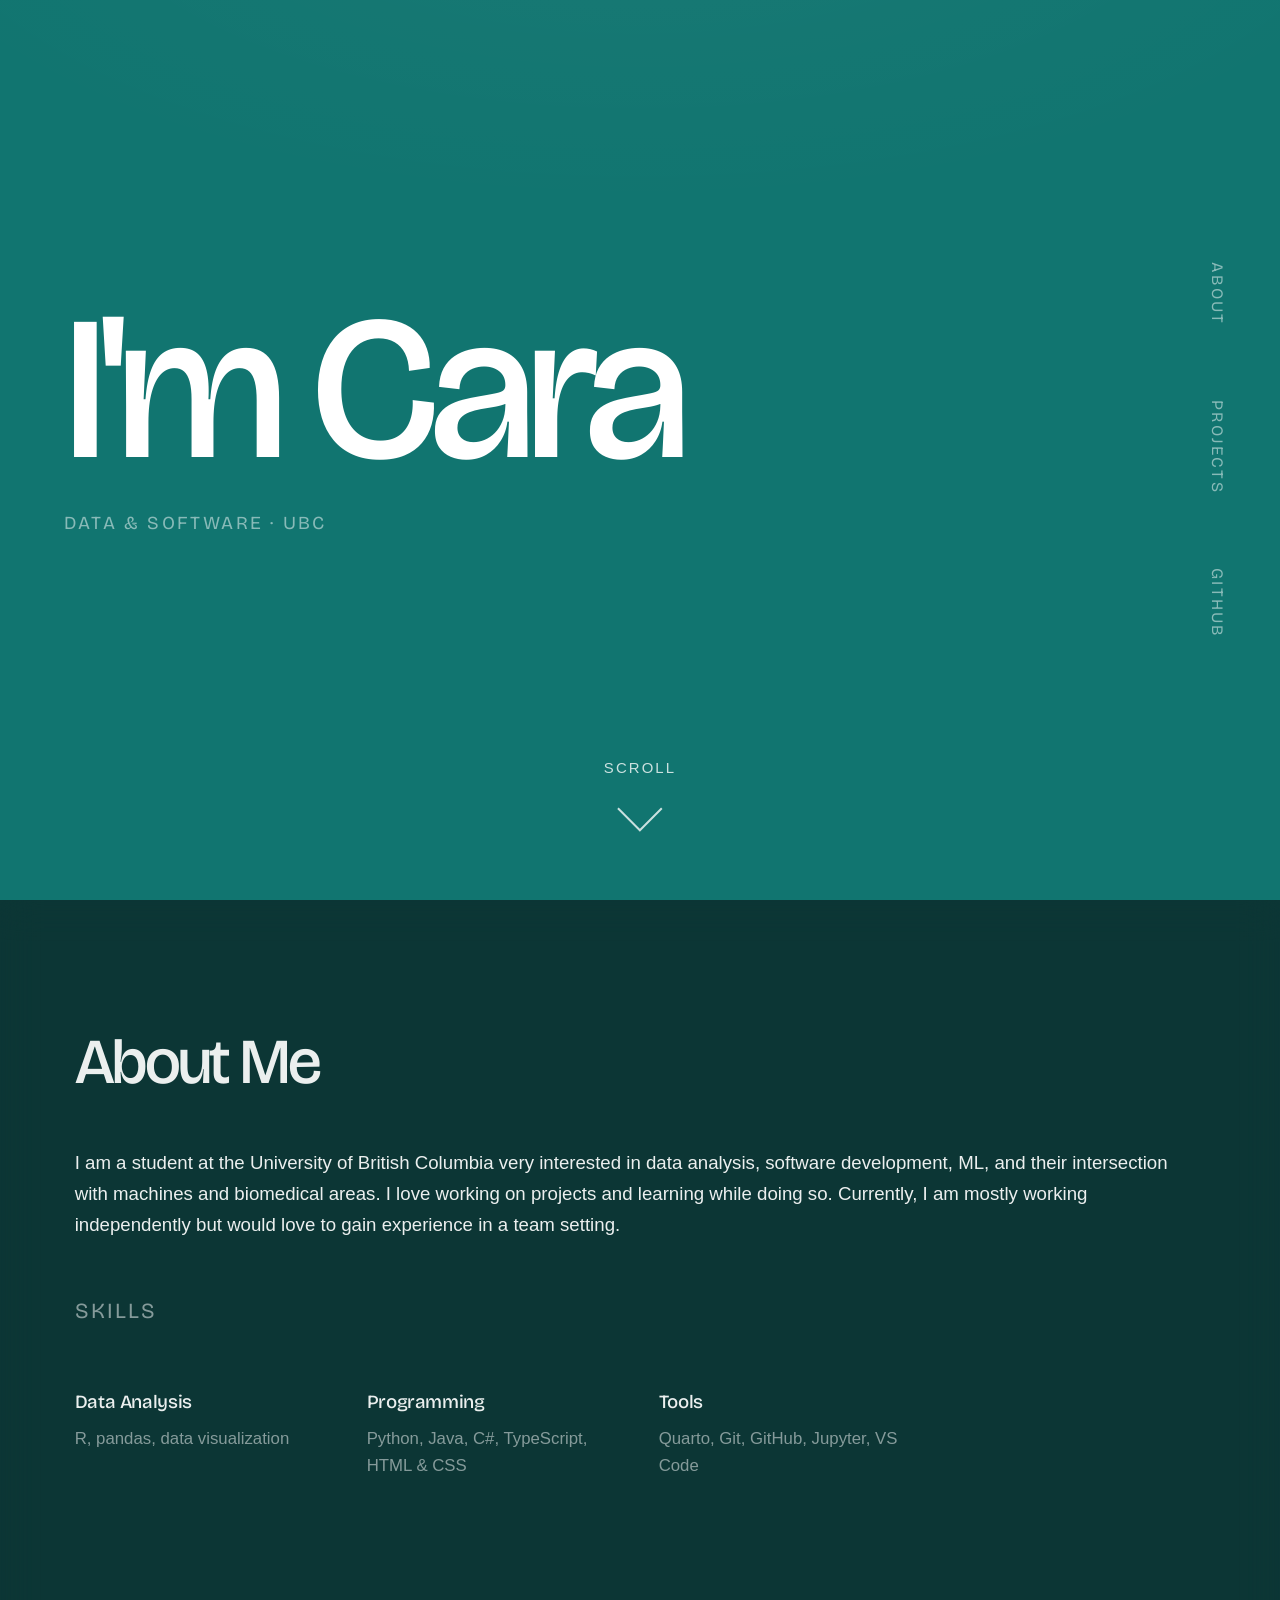
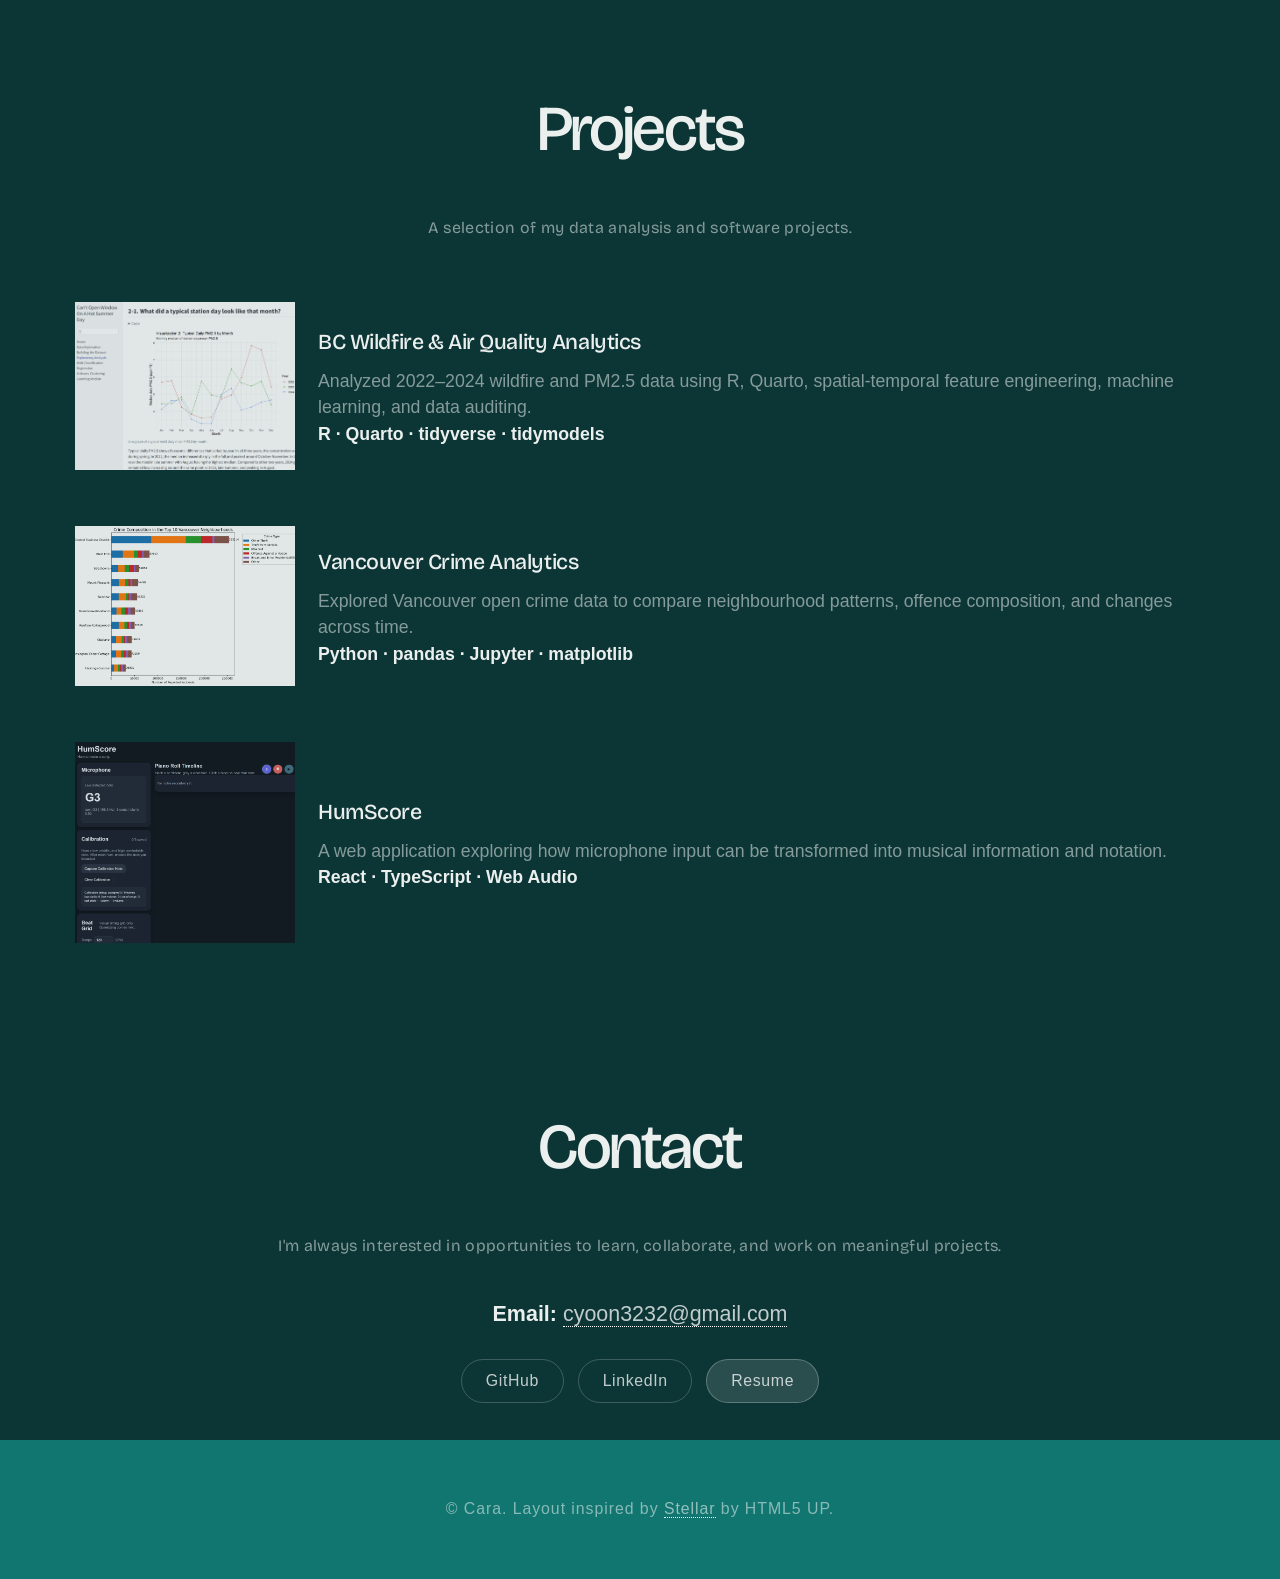
<file: index.html>
<!DOCTYPE HTML>
<html lang="en">
	<head>
		<title>Cara — Portfolio</title>
		<meta charset="utf-8" />
		<meta name="viewport" content="width=device-width, initial-scale=1, user-scalable=no" />
		<link rel="preconnect" href="https://fonts.googleapis.com" />
		<link rel="preconnect" href="https://fonts.gstatic.com" crossorigin />
		<link
			href="https://fonts.googleapis.com/css2?family=Bricolage+Grotesque:opsz,wght@12..96,200..800&display=swap"
			rel="stylesheet"
		/>
		<link rel="stylesheet" href="assets/css/portfolio.css" />
	</head>
	<body>
		<div id="wrapper">

			<!-- Hero -->
			<section id="hero" aria-label="Introduction">
				<div class="hero-inner">
					<h1>I'm Cara</h1>
					<p class="hero-subtitle">Data &amp; software · UBC</p>
				</div>

				<a href="#about" class="hero-scroll-hint scrolly" aria-label="Scroll to About section">
					<span>Scroll</span>
					<span class="hero-scroll-arrow" aria-hidden="true"></span>
				</a>

				<aside class="hero-rail" aria-label="Quick links">
					<a href="#about">About</a>
					<a href="#projects">Projects</a>
					<a href="https://github.com/cyoon3232">GitHub</a>
				</aside>
			</section>


			<!-- Navigation -->
			<nav id="nav" class="nav-hidden" aria-label="Page sections">
				<ul>
					<li><a href="#about">About</a></li>
					<li><a href="#projects">Projects</a></li>
					<li><a href="#contact">Contact</a></li>
				</ul>
			</nav>


			<div id="main">

				<!-- About -->
				<section id="about" class="main">
					<header class="major">
						<h2>About Me</h2>
					</header>

					<p>
						I am a student at the University of British Columbia very interested in
						data analysis, software development, ML, and their intersection with machines and 
						biomedical areas. I love working on projects and learning while doing so. Currently, 
						I am mostly working independently but would love to gain experience in a team setting.
					</p>

					<h3>Skills</h3>

					<ul class="skills-grid">
						<li>
							<h3>Data Analysis</h3>
							<p>R, pandas, data visualization</p>
						</li>

						<li>
							<h3>Programming</h3>
							<p>Python, Java, C#, TypeScript, HTML &amp; CSS</p>
						</li>

						<li>
							<h3>Tools</h3>
							<p>Quarto, Git, GitHub, Jupyter, VS Code</p>
						</li>
					</ul>
				</section>


				<!-- Projects -->
				<section id="projects" class="main special">
					<header class="major">
						<h2>Projects</h2>
						<p>A selection of my data analysis and software projects.</p>
					</header>

					<div class="project-grid">

						<!-- Wildfire Project -->
						<a
							class="project-card"
							href="projects/bc-wildfire-air-quality.html"
						>
							<span class="project-thumb">
								<img src="images/projects/wildfire/wildfire-thumbnail.png" alt="BC Wildfire and Air Quality Analytics project" />
							</span>

							<span class="project-body">
								<h3>BC Wildfire &amp; Air Quality Analytics</h3>

								<p>
									Analyzed 2022–2024 wildfire and PM2.5 data using R,
									Quarto, spatial-temporal feature engineering, machine
									learning, and data auditing.
								</p>

								<p><strong>R · Quarto · tidyverse · tidymodels</strong></p>
							</span>
						</a>


						<!-- Vancouver Crime Project -->
						<a
							class="project-card"
							href="projects/vancouver-crime-analytics.html"
						>
							<span class="project-thumb">
								<img src="images/projects/vancouver-crime/vancouver-crime-thumbnail.png" alt="Vancouver Crime Analytics project" />
							</span>

							<span class="project-body">
								<h3>Vancouver Crime Analytics</h3>

								<p>
									Explored Vancouver open crime data to compare
									neighbourhood patterns, offence composition, and
									changes across time.
								</p>

								<p><strong>Python · pandas · Jupyter · matplotlib</strong></p>
							</span>
						</a>


						<!-- HumScore -->
						<a
							class="project-card"
							href="projects/humscore.html"
						>
							<span class="project-thumb">
								<img src="images/projects/humscore/humscore-thumbnail-1.png" alt="HumScore project" />
							</span>

							<span class="project-body">
								<h3>HumScore</h3>

								<p>
									A web application exploring how microphone input can
									be transformed into musical information and notation.
								</p>

								<p><strong>React · TypeScript · Web Audio</strong></p>
							</span>
						</a>

					</div>
				</section>


				<!-- Contact -->
				<section id="contact" class="main special">
					<header class="major">
						<h2>Contact</h2>

						<p>
							I'm always interested in opportunities to learn, collaborate,
							and work on meaningful projects.
						</p>
					</header>

					<div class="contact-block">

						<p>
							<strong>Email:</strong>
							<a href="mailto:cyoon3232@gmail.com">cyoon3232@gmail.com</a>
						</p>

						<ul class="actions special">
							<li>
								<a
									href="https://github.com/cyoon3232"
									target="_blank"
									rel="noopener"
									class="button"
								>
									GitHub
								</a>
							</li>

							<li>
								<a
									href="https://www.linkedin.com/in/cara-yoon-537a35383/"
									target="_blank"
									rel="noopener"
									class="button"
								>
									LinkedIn
								</a>
							</li>

							<li>
								<a
									href="Cara_Yoon_Resume.pdf"
									class="button primary"
									target="_blank"
								>
									Resume
								</a>							
							</li>
						</ul>

					</div>
				</section>

			</div>


			<footer id="footer">
				<p class="copyright">
					&copy; Cara.
					Layout inspired by
					<a href="https://html5up.net/stellar">Stellar</a>
					by HTML5 UP.
				</p>
			</footer>

		</div>

		<script src="assets/js/portfolio.js"></script>
	</body>
</html>
</file>
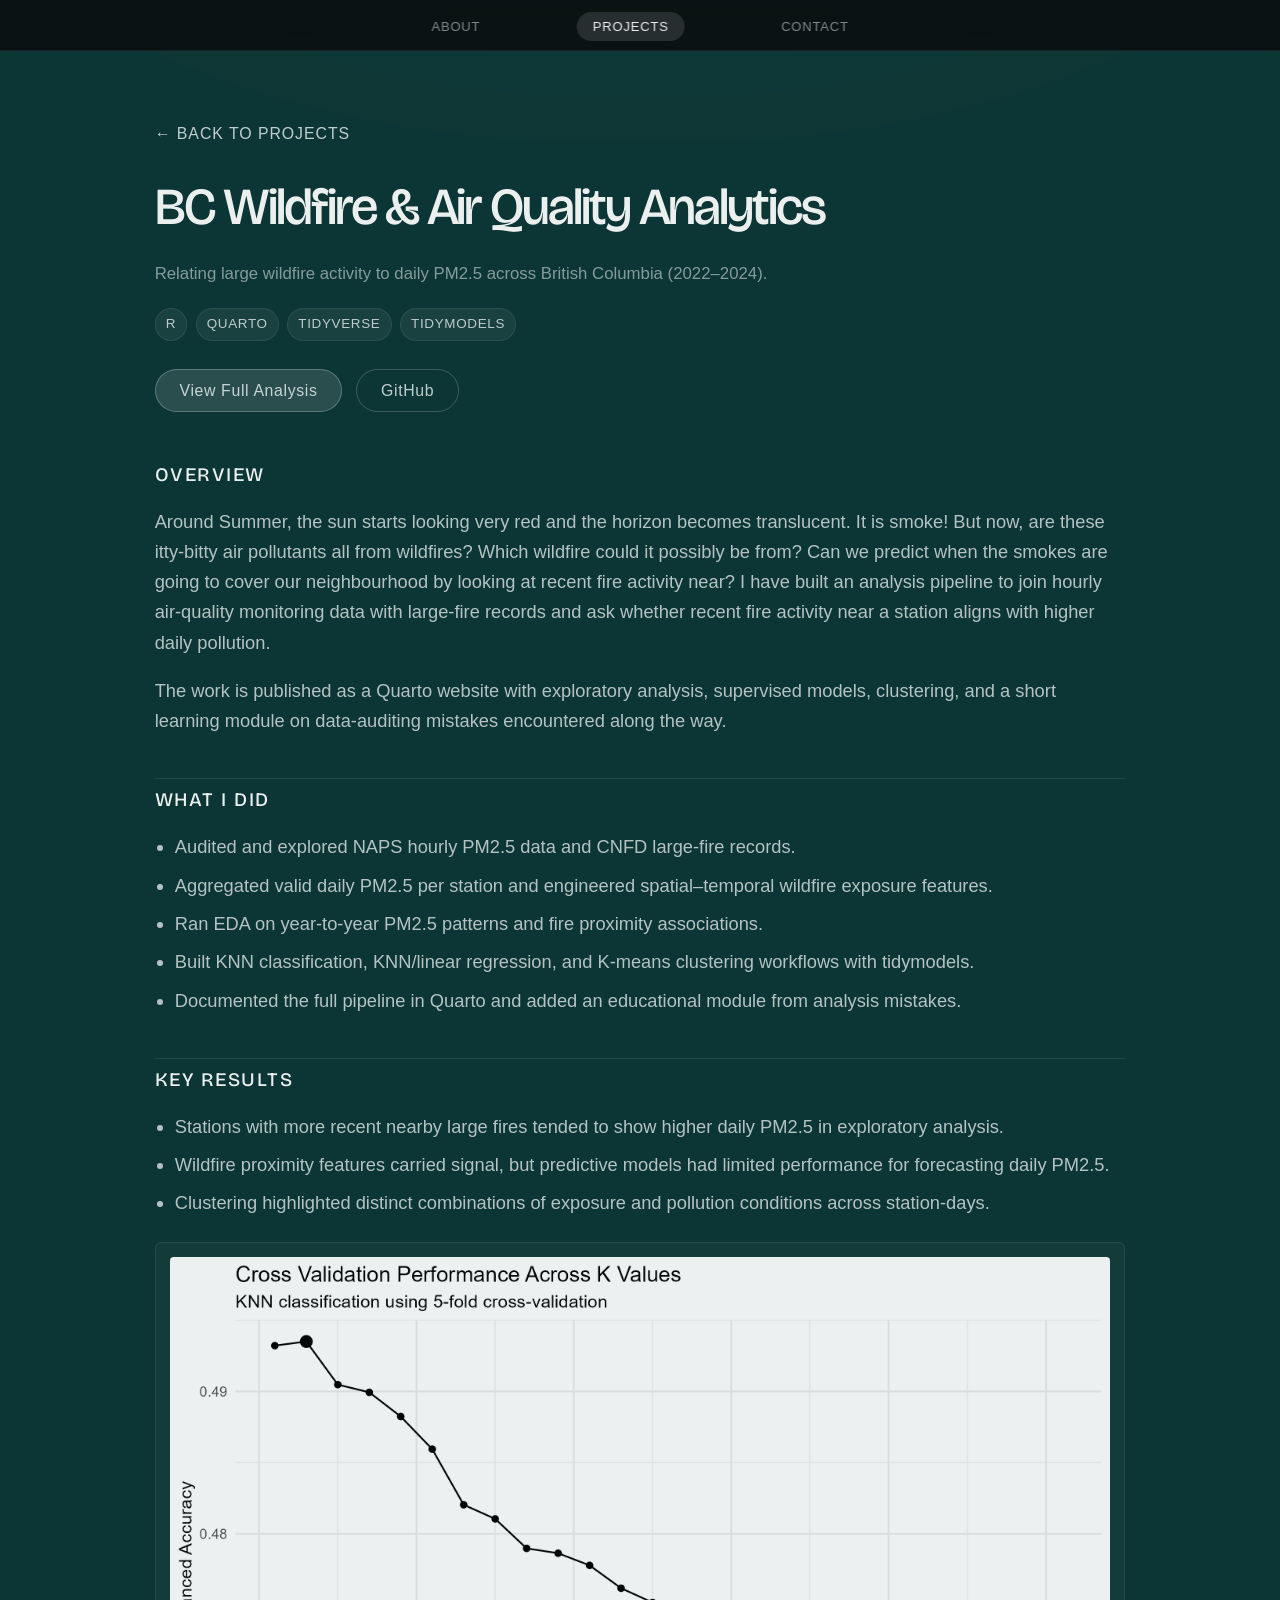
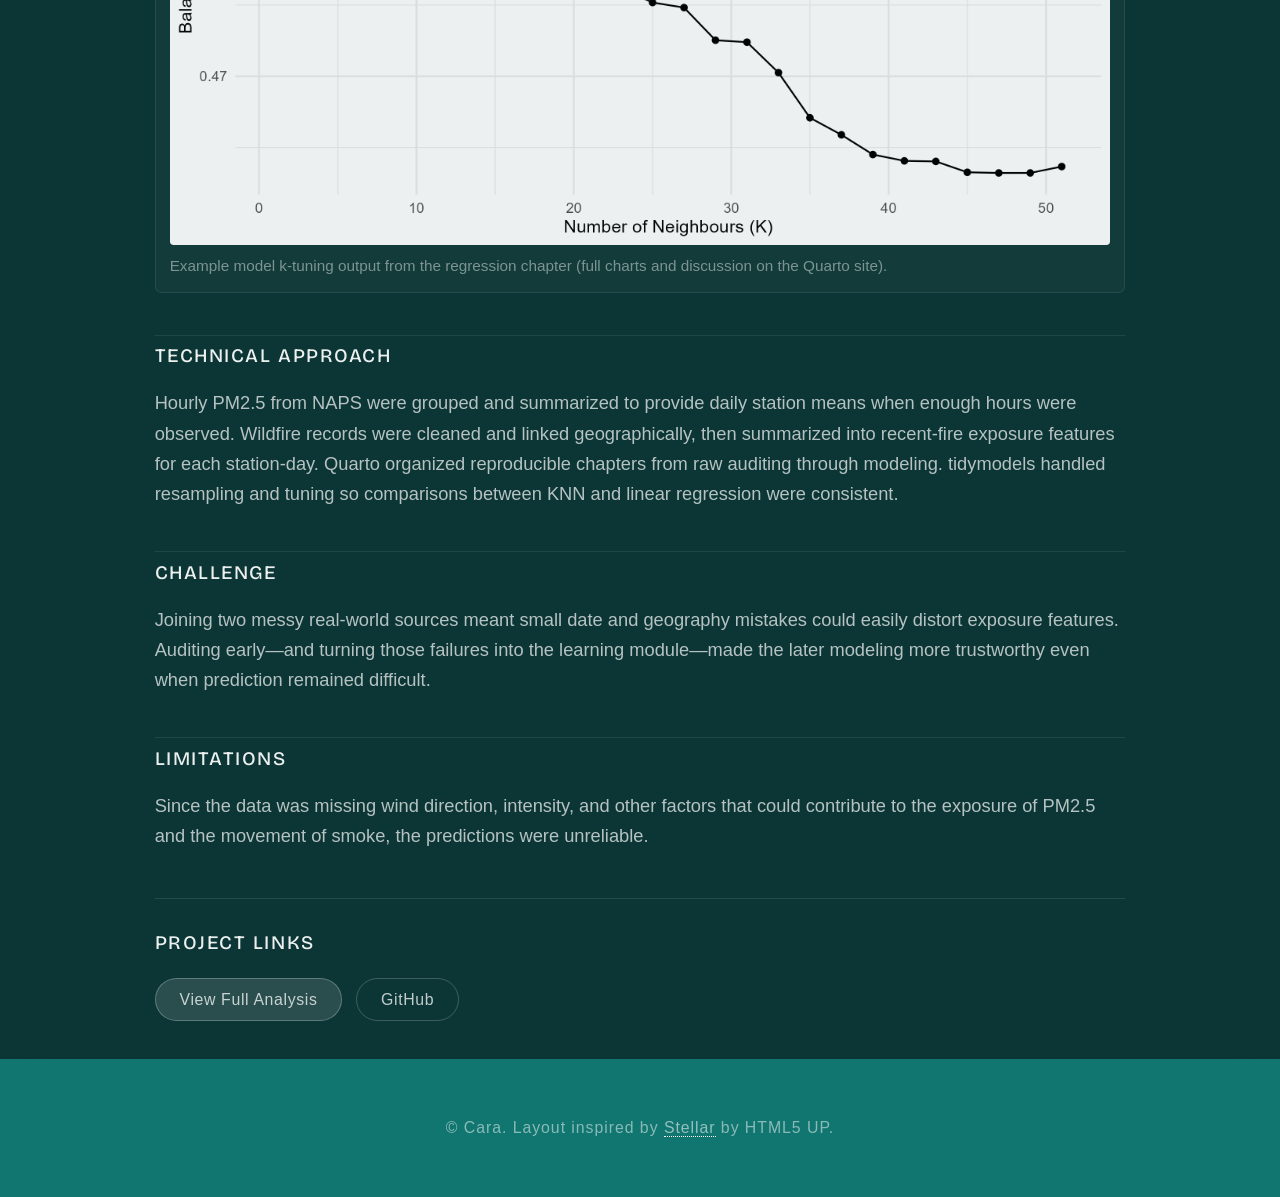
<file: projects/bc-wildfire-air-quality.html>
<!DOCTYPE HTML>
<html lang="en">
	<head>
		<title>BC Wildfire &amp; Air Quality Analytics — Cara</title>
		<meta charset="utf-8" />
		<meta name="viewport" content="width=device-width, initial-scale=1, user-scalable=no" />
		<link rel="preconnect" href="https://fonts.googleapis.com" />
		<link rel="preconnect" href="https://fonts.gstatic.com" crossorigin />
		<link
			href="https://fonts.googleapis.com/css2?family=Bricolage+Grotesque:opsz,wght@12..96,200..800&display=swap"
			rel="stylesheet"
		/>
		<link rel="stylesheet" href="../assets/css/portfolio.css" />
	</head>
	<body class="page-project">
		<div id="wrapper">

			<nav id="nav" aria-label="Page sections">
				<ul>
					<li><a href="../index.html#about">About</a></li>
					<li><a href="../index.html#projects" class="active">Projects</a></li>
					<li><a href="../index.html#contact">Contact</a></li>
				</ul>
			</nav>

			<div id="main">
				<article class="main project-page">

					<p class="project-back">
						<a href="../index.html#projects">← Back to projects</a>
					</p>

					<header class="project-hero">
						<h1>BC Wildfire &amp; Air Quality Analytics</h1>
						<p class="project-tagline">
							Relating large wildfire activity to daily PM2.5 across British Columbia (2022–2024).
						</p>

						<ul class="project-tags" aria-label="Technologies">
							<li>R</li>
							<li>Quarto</li>
							<li>tidyverse</li>
							<li>tidymodels</li>
						</ul>

						<div class="project-hero-actions">
							<ul class="actions">
								<li>
									<a
										href="https://cyoon3232.github.io/data-projects/"
										class="button primary"
										target="_blank"
										rel="noopener"
									>
										View Full Analysis
									</a>
								</li>
								<li>
									<a
										href="https://github.com/cyoon3232/data-projects/tree/main/bc-wildfire-analytics"
										class="button"
										target="_blank"
										rel="noopener"
									>
										GitHub
									</a>
								</li>
							</ul>
						</div>
					</header>

					<section class="project-section" aria-labelledby="wildfire-overview">
						<h2 id="wildfire-overview">Overview</h2>
						<p>
							Around Summer, the sun starts looking very red and the horizon becomes translucent. 
							It is smoke! But now, are these itty-bitty air pollutants all from wildfires? 
							Which wildfire could it possibly be from? Can we predict when the smokes are going to cover 
							our neighbourhood by looking at recent fire activity near? I have built an analysis pipeline 
							to join hourly air-quality monitoring data with large-fire records and ask 
							whether recent fire activity near a station aligns with higher daily pollution.
						</p>
						<p>
							The work is published as a Quarto website with exploratory analysis, supervised models,
							clustering, and a short learning module on data-auditing mistakes encountered along the way.
						</p>
					</section>

					<section class="project-section" aria-labelledby="wildfire-did">
						<h2 id="wildfire-did">What I Did</h2>
						<ul class="project-list">
							<li>Audited and explored NAPS hourly PM2.5 data and CNFD large-fire records.</li>
							<li>Aggregated valid daily PM2.5 per station and engineered spatial–temporal wildfire exposure features.</li>
							<li>Ran EDA on year-to-year PM2.5 patterns and fire proximity associations.</li>
							<li>Built KNN classification, KNN/linear regression, and K-means clustering workflows with tidymodels.</li>
							<li>Documented the full pipeline in Quarto and added an educational module from analysis mistakes.</li>
						</ul>
					</section>

					<section class="project-section" aria-labelledby="wildfire-results">
						<h2 id="wildfire-results">Key Results</h2>
						<ul class="project-list">
							<li>Stations with more recent nearby large fires tended to show higher daily PM2.5 in exploratory analysis.</li>
							<li>Wildfire proximity features carried signal, but predictive models had limited performance for forecasting daily PM2.5.</li>
							<li>Clustering highlighted distinct combinations of exposure and pollution conditions across station-days.</li>
						</ul>

						<figure class="project-visual">
							<img
								src="../images/projects/wildfire/knn_k_tuning.png"
								alt="KNN regression tuning plot for PM2.5 prediction"
								width="800"
								height="480"
								loading="lazy"
							/>
							<figcaption>Example model k-tuning output from the regression chapter (full charts and discussion on the Quarto site).</figcaption>
						</figure>
					</section>

					<section class="project-section" aria-labelledby="wildfire-approach">
						<h2 id="wildfire-approach">Technical Approach</h2>
						<p>
							Hourly PM2.5 from NAPS were grouped and summarized to provide daily station means when enough 
							hours were observed. Wildfire records were cleaned and linked geographically, then summarized 
							into recent-fire exposure features for each station-day. Quarto organized reproducible chapters 
							from raw auditing through modeling. tidymodels handled resampling and tuning so comparisons between
							KNN and linear regression were consistent.
						</p>
					</section>

					<section class="project-section" aria-labelledby="wildfire-learned">
						<h2 id="wildfire-learned">Challenge</h2>
						<p>
							Joining two messy real-world sources meant small date and geography mistakes could easily 
							distort exposure features. Auditing early—and turning those failures into the learning
							module—made the later modeling more trustworthy even when prediction remained difficult.
						</p>
					</section>

					<section class="project-section" aria-labelledby="wildfire-limitations">
						<h2 id="wildfire-learned">Limitations</h2>
						<p>
							Since the data was missing wind direction, intensity, and other factors that could contribute 
							to the exposure of PM2.5 and the movement of smoke, the predictions were unreliable.
						</p>
					</section>

					<section class="project-links" aria-labelledby="wildfire-links">
						<h2 id="wildfire-links">Project Links</h2>
						<ul class="actions">
							<li>
								<a
									href="https://cyoon3232.github.io/data-projects/"
									class="button primary"
									target="_blank"
									rel="noopener"
								>
									View Full Analysis
								</a>
							</li>
							<li>
								<a
									href="https://github.com/cyoon3232/data-projects/tree/main/bc-wildfire-analytics"
									class="button"
									target="_blank"
									rel="noopener"
								>
									GitHub
								</a>
							</li>
						</ul>
					</section>

				</article>
			</div>

			<footer id="footer">
				<p class="copyright">
					&copy; Cara.
					Layout inspired by
					<a href="https://html5up.net/stellar">Stellar</a>
					by HTML5 UP.
				</p>
			</footer>

		</div>

		<script src="../assets/js/portfolio.js"></script>
	</body>
</html>
</file>
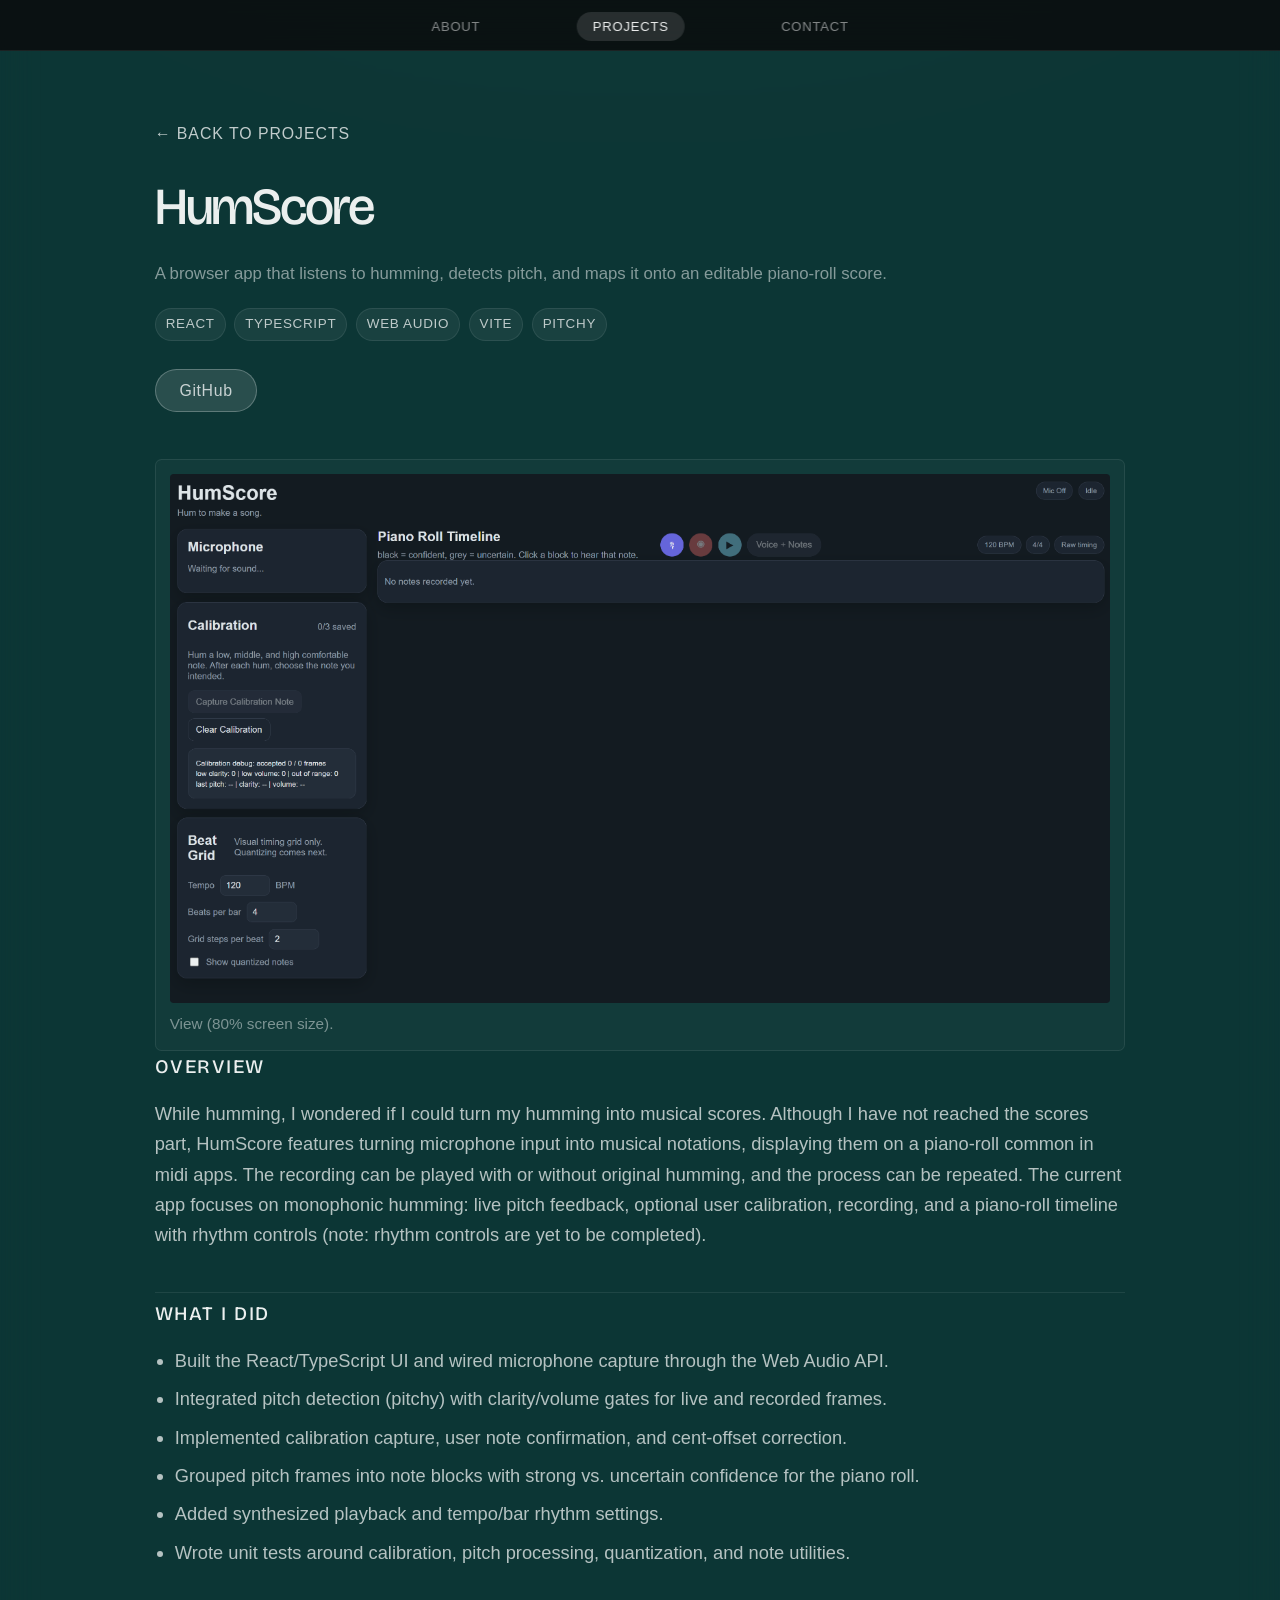
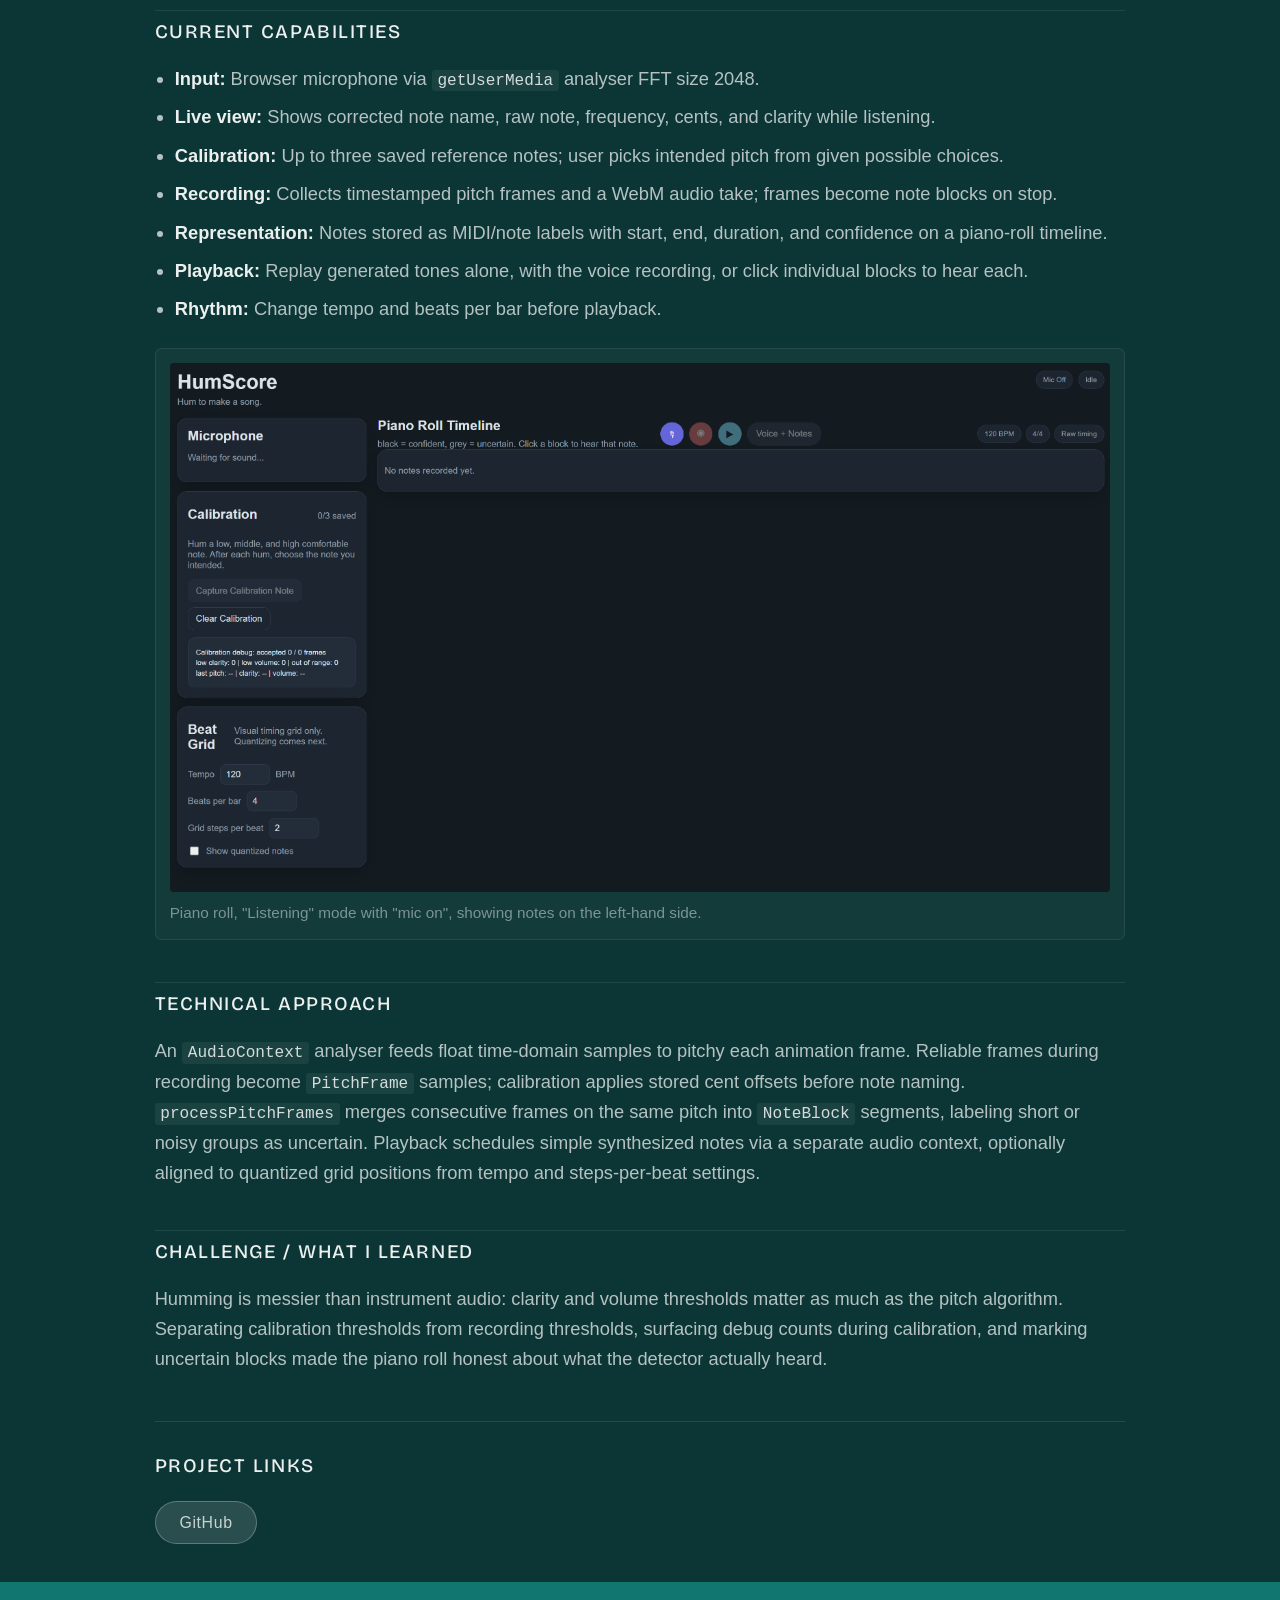
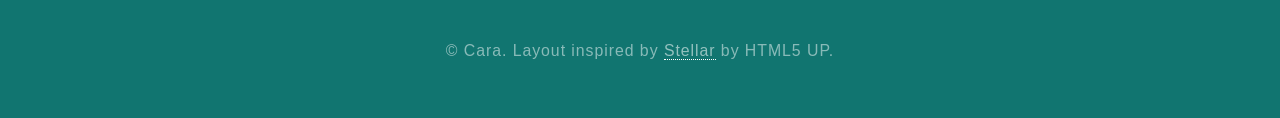
<file: projects/humscore.html>
<!DOCTYPE HTML>
<html lang="en">
	<head>
		<title>HumScore — Cara</title>
		<meta charset="utf-8" />
		<meta name="viewport" content="width=device-width, initial-scale=1, user-scalable=no" />
		<link rel="preconnect" href="https://fonts.googleapis.com" />
		<link rel="preconnect" href="https://fonts.gstatic.com" crossorigin />
		<link
			href="https://fonts.googleapis.com/css2?family=Bricolage+Grotesque:opsz,wght@12..96,200..800&display=swap"
			rel="stylesheet"
		/>
		<link rel="stylesheet" href="../assets/css/portfolio.css" />
	</head>
	<body class="page-project">
		<div id="wrapper">

			<nav id="nav" aria-label="Page sections">
				<ul>
					<li><a href="../index.html#about">About</a></li>
					<li><a href="../index.html#projects" class="active">Projects</a></li>
					<li><a href="../index.html#contact">Contact</a></li>
				</ul>
			</nav>

			<div id="main">
				<article class="main project-page">

					<p class="project-back">
						<a href="../index.html#projects">← Back to projects</a>
					</p>

					<header class="project-hero">
						<h1>HumScore</h1>
						<p class="project-tagline">
							A browser app that listens to humming, detects pitch, and maps it onto an editable piano-roll score.
						</p>

						<ul class="project-tags" aria-label="Technologies">
							<li>React</li>
							<li>TypeScript</li>
							<li>Web Audio</li>
							<li>Vite</li>
							<li>pitchy</li>
						</ul>

						<div class="project-hero-actions">
							<ul class="actions">
								<li>
									<a
										href="https://github.com/cyoon3232/humscore"
										class="button primary"
										target="_blank"
										rel="noopener"
									>
										GitHub
									</a>
								</li>
							</ul>
						</div>
					</header>

					<figure class="project-visual">
						<img
							src="../images/projects/humscore/humscore-hero.png"
							alt="HumScore at first"
							width="800"
							height="450"
							loading="lazy"
						/>
						<figcaption>View (80% screen size).</figcaption>
					</figure>

					<section class="project-section" aria-labelledby="humscore-overview">
						<h2 id="humscore-overview">Overview</h2>
						<p>
							While humming, I wondered if I could turn my humming into musical scores. Although I have not reached the scores part, 
							HumScore features turning microphone input into musical notations, displaying them on a piano-roll common in midi apps. 
							The recording can be played with or without original humming, and the process can be repeated. The current app focuses 
							on monophonic humming: live pitch feedback, optional user calibration, recording, and a piano-roll timeline with rhythm 
							controls (note: rhythm controls are yet to be completed).
						</p>
					</section>

					<section class="project-section" aria-labelledby="humscore-did">
						<h2 id="humscore-did">What I Did</h2>
						<ul class="project-list">
							<li>Built the React/TypeScript UI and wired microphone capture through the Web Audio API.</li>
							<li>Integrated pitch detection (pitchy) with clarity/volume gates for live and recorded frames.</li>
							<li>Implemented calibration capture, user note confirmation, and cent-offset correction.</li>
							<li>Grouped pitch frames into note blocks with strong vs. uncertain confidence for the piano roll.</li>
							<li>Added synthesized playback and tempo/bar rhythm settings.</li>
							<li>Wrote unit tests around calibration, pitch processing, quantization, and note utilities.</li>
						</ul>
					</section>

					<section class="project-section" aria-labelledby="humscore-features">
						<h2 id="humscore-features">Current Capabilities</h2>
						<ul class="project-list">
							<li><strong>Input:</strong> Browser microphone via <code>getUserMedia</code> analyser FFT size 2048.</li>
							<li><strong>Live view:</strong> Shows corrected note name, raw note, frequency, cents, and clarity while listening.</li>
							<li><strong>Calibration:</strong> Up to three saved reference notes; user picks intended pitch from given possible choices.</li>
							<li><strong>Recording:</strong> Collects timestamped pitch frames and a WebM audio take; frames become note blocks on stop.</li>
							<li><strong>Representation:</strong> Notes stored as MIDI/note labels with start, end, duration, and confidence on a piano-roll timeline.</li>
							<li><strong>Playback:</strong> Replay generated tones alone, with the voice recording, or click individual blocks to hear each.</li>
							<li><strong>Rhythm:</strong> Change tempo and beats per bar before playback.</li>
						</ul>
						<figure class="project-visual">
							<img
								src="../images/projects/humscore/humscore-hero.png"
								alt="HumScore application interface showing microphone controls and piano roll"
								width="800"
								height="450"
								loading="lazy"
							/>
							<figcaption>Piano roll, "Listening" mode with "mic on", showing notes on the left-hand side.</figcaption>
						</figure>
					</section>

					<section class="project-section" aria-labelledby="humscore-approach">
						<h2 id="humscore-approach">Technical Approach</h2>
						<p>
							An <code>AudioContext</code> analyser feeds float time-domain samples to pitchy each animation frame.
							Reliable frames during recording become <code>PitchFrame</code> samples; calibration applies stored
							cent offsets before note naming. <code>processPitchFrames</code> merges consecutive frames on the
							same pitch into <code>NoteBlock</code> segments, labeling short or noisy groups as uncertain.
							Playback schedules simple synthesized notes via a separate audio context, optionally aligned to
							quantized grid positions from tempo and steps-per-beat settings.
						</p>
					</section>

					<section class="project-section" aria-labelledby="humscore-learned">
						<h2 id="humscore-learned">Challenge / What I Learned</h2>
						<p>
							Humming is messier than instrument audio: clarity and volume thresholds matter as much as the
							pitch algorithm. Separating calibration thresholds from recording thresholds, surfacing debug
							counts during calibration, and marking uncertain blocks made the piano roll honest about what
							the detector actually heard.
						</p>
					</section>

					<section class="project-links" aria-labelledby="humscore-links">
						<h2 id="humscore-links">Project Links</h2>
						<ul class="actions">
							<li>
								<a
									href="https://github.com/cyoon3232/humscore"
									class="button primary"
									target="_blank"
									rel="noopener"
								>
									GitHub
								</a>
							</li>
						</ul>
						<!-- TODO: Possibly add a live demo. -->
					</section>

				</article>
			</div>

			<footer id="footer">
				<p class="copyright">
					&copy; Cara.
					Layout inspired by
					<a href="https://html5up.net/stellar">Stellar</a>
					by HTML5 UP.
				</p>
			</footer>

		</div>

		<script src="../assets/js/portfolio.js"></script>
	</body>
</html>
</file>
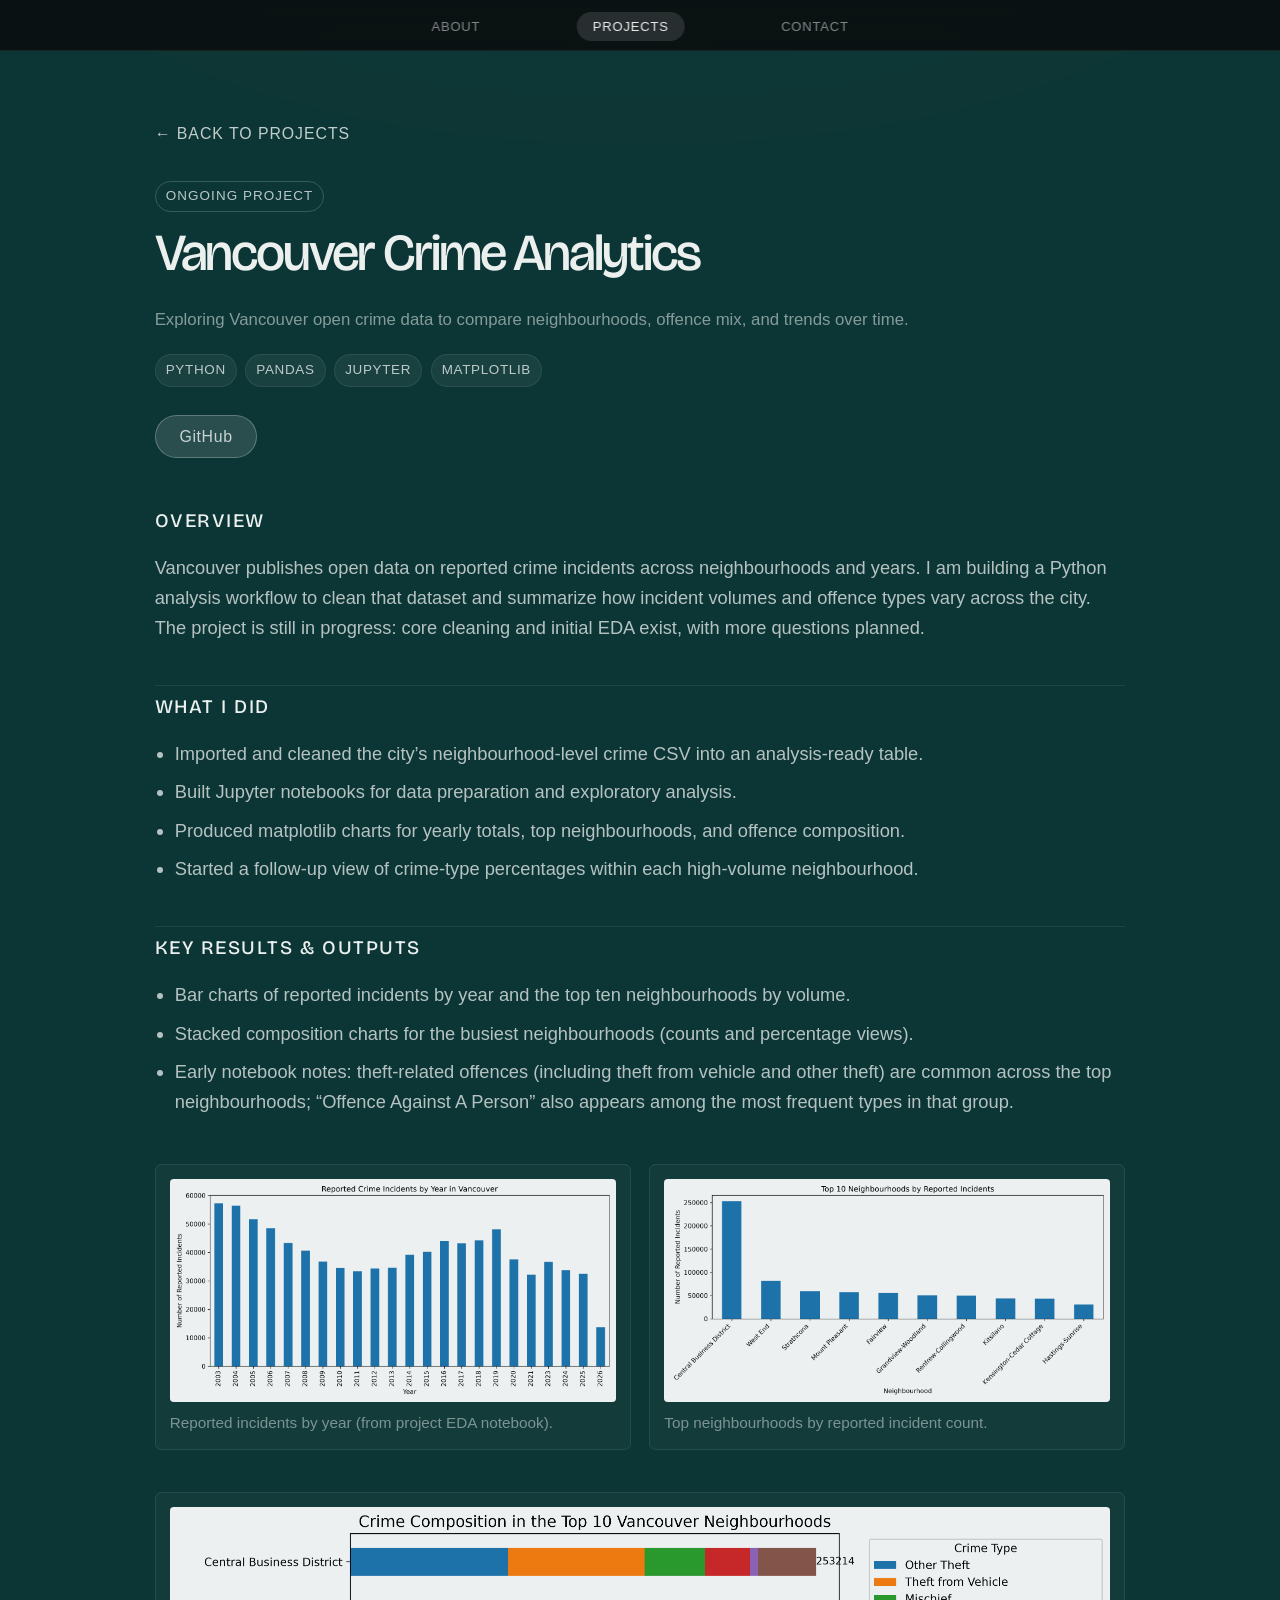
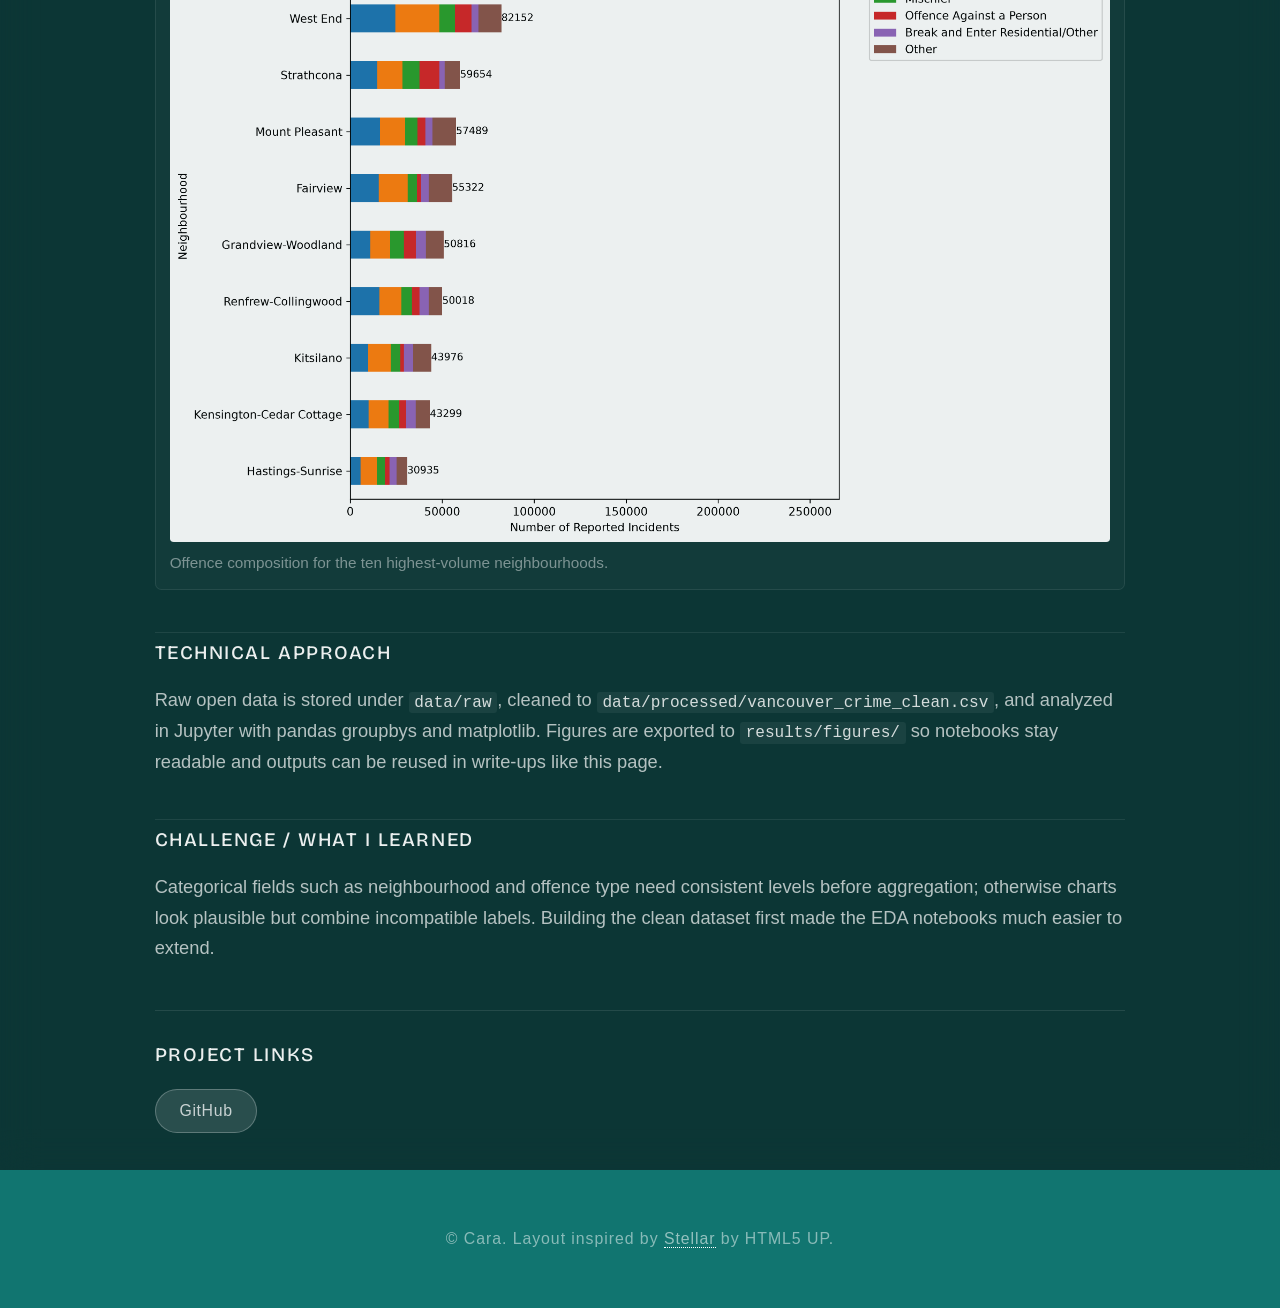
<file: projects/vancouver-crime-analytics.html>
<!DOCTYPE HTML>
<html lang="en">
	<head>
		<title>Vancouver Crime Analytics — Cara</title>
		<meta charset="utf-8" />
		<meta name="viewport" content="width=device-width, initial-scale=1, user-scalable=no" />
		<link rel="preconnect" href="https://fonts.googleapis.com" />
		<link rel="preconnect" href="https://fonts.gstatic.com" crossorigin />
		<link
			href="https://fonts.googleapis.com/css2?family=Bricolage+Grotesque:opsz,wght@12..96,200..800&display=swap"
			rel="stylesheet"
		/>
		<link rel="stylesheet" href="../assets/css/portfolio.css" />
	</head>
	<body class="page-project">
		<div id="wrapper">

			<nav id="nav" aria-label="Page sections">
				<ul>
					<li><a href="../index.html#about">About</a></li>
					<li><a href="../index.html#projects" class="active">Projects</a></li>
					<li><a href="../index.html#contact">Contact</a></li>
				</ul>
			</nav>

			<div id="main">
				<article class="main project-page">

					<p class="project-back">
						<a href="../index.html#projects">← Back to projects</a>
					</p>

					<header class="project-hero">
						<p class="project-status">Ongoing project</p>
						<h1>Vancouver Crime Analytics</h1>
						<p class="project-tagline">
							Exploring Vancouver open crime data to compare neighbourhoods, offence mix, and trends over time.
						</p>

						<ul class="project-tags" aria-label="Technologies">
							<li>Python</li>
							<li>pandas</li>
							<li>Jupyter</li>
							<li>matplotlib</li>
						</ul>

						<div class="project-hero-actions">
							<ul class="actions">
								<li>
									<a
										href="https://github.com/cyoon3232/data-projects/tree/main/vancouver-crime-analytics"
										class="button primary"
										target="_blank"
										rel="noopener"
									>
										GitHub
									</a>
								</li>
							</ul>
						</div>
					</header>

					<section class="project-section" aria-labelledby="crime-overview">
						<h2 id="crime-overview">Overview</h2>
						<p>
							Vancouver publishes open data on reported crime incidents across neighbourhoods and years.
							I am building a Python analysis workflow to clean that dataset and summarize how incident
							volumes and offence types vary across the city. The project is still in progress: core
							cleaning and initial EDA exist, with more questions planned.
						</p>
					</section>

					<section class="project-section" aria-labelledby="crime-did">
						<h2 id="crime-did">What I Did</h2>
						<ul class="project-list">
							<li>Imported and cleaned the city’s neighbourhood-level crime CSV into an analysis-ready table.</li>
							<li>Built Jupyter notebooks for data preparation and exploratory analysis.</li>
							<li>Produced matplotlib charts for yearly totals, top neighbourhoods, and offence composition.</li>
							<li>Started a follow-up view of crime-type percentages within each high-volume neighbourhood.</li>
						</ul>
					</section>

					<section class="project-section" aria-labelledby="crime-results">
						<h2 id="crime-results">Key Results &amp; Outputs</h2>
						<ul class="project-list">
							<li>Bar charts of reported incidents by year and the top ten neighbourhoods by volume.</li>
							<li>Stacked composition charts for the busiest neighbourhoods (counts and percentage views).</li>
							<li>
								Early notebook notes: theft-related offences (including theft from vehicle and other theft)
								are common across the top neighbourhoods; “Offence Against A Person” also appears among
								the most frequent types in that group.
							</li>
						</ul>

						<div class="project-visual-grid">
							<figure class="project-visual">
								<img
									src="../images/projects/vancouver-crime/incidents_by_year.png"
									alt="Bar chart of reported crime incidents by year in Vancouver"
									width="800"
									height="480"
									loading="lazy"
								/>
								<figcaption>Reported incidents by year (from project EDA notebook).</figcaption>
							</figure>
							<figure class="project-visual">
								<img
									src="../images/projects/vancouver-crime/top_neighbourhoods.png"
									alt="Bar chart of top ten Vancouver neighbourhoods by reported incidents"
									width="800"
									height="480"
									loading="lazy"
								/>
								<figcaption>Top neighbourhoods by reported incident count.</figcaption>
							</figure>
							<figure class="project-visual project-visual--wide">
								<img
									src="../images/projects/vancouver-crime/top10_neighbourhood_crime_composition.png"
									alt="Stacked horizontal bar chart of crime type composition in top neighbourhoods"
									width="1200"
									height="800"
									loading="lazy"
								/>
								<figcaption>Offence composition for the ten highest-volume neighbourhoods.</figcaption>
							</figure>
						</div>
					</section>

					<section class="project-section" aria-labelledby="crime-approach">
						<h2 id="crime-approach">Technical Approach</h2>
						<p>
							Raw open data is stored under <code>data/raw</code>, cleaned to
							<code>data/processed/vancouver_crime_clean.csv</code>, and analyzed in Jupyter with pandas
							groupbys and matplotlib. Figures are exported to <code>results/figures/</code> so notebooks
							stay readable and outputs can be reused in write-ups like this page.
						</p>
						<!-- TODO: Summarize specific cleaning steps (columns dropped, date parsing, neighbourhood standardization) once documented in the build notebook. -->
					</section>

					<section class="project-section" aria-labelledby="crime-learned">
						<h2 id="crime-learned">Challenge / What I Learned</h2>
						<p>
							Categorical fields such as neighbourhood and offence type need consistent levels before
							aggregation; otherwise charts look plausible but combine incompatible labels. Building the
							clean dataset first made the EDA notebooks much easier to extend.
						</p>
						<!-- TODO: Add a concrete example of a data-quality issue you fixed during cleaning. -->
					</section>

					<section class="project-links" aria-labelledby="crime-links">
						<h2 id="crime-links">Project Links</h2>
						<ul class="actions">
							<li>
								<a
									href="https://github.com/cyoon3232/data-projects/tree/main/vancouver-crime-analytics"
									class="button primary"
									target="_blank"
									rel="noopener"
								>
									GitHub
								</a>
							</li>
						</ul>
					</section>

				</article>
			</div>

			<footer id="footer">
				<p class="copyright">
					&copy; Cara.
					Layout inspired by
					<a href="https://html5up.net/stellar">Stellar</a>
					by HTML5 UP.
				</p>
			</footer>

		</div>

		<script src="../assets/js/portfolio.js"></script>
	</body>
</html>
</file>
<file: assets/css/portfolio.css>
/* Cara portfolio — custom styles */

/* Uses Bricolage Grotesque and sans-serif fallbacks */
:root {
	--bg-base: #117570;
	--bg-glow: rgba(255, 255, 255, 0.035);
	--film-bg: rgba(10, 10, 12, 0.58);
	--film-blur: 18px;
	--film-border: rgba(255, 255, 255, 0.07);
	--text-primary: rgba(255, 255, 255, 0.92);
	--text-body: rgba(255, 255, 255, 0.698);
	--text-muted: rgba(255, 255, 255, 0.5);
	--font-display: "Bricolage Grotesque", sans-serif;
	/* --font-display: "Beatrice Display", sans-serif; */
	/* --font-display: "Freigeist", sans-serif; */
}

/* Base */
*,
*::before,
*::after {
	box-sizing: border-box;
}

html {
	-webkit-text-size-adjust: none;
	scroll-padding-top: 4.5em;
}

p {
	margin: 0 0 1em;
}

a {
	color: inherit;
	text-decoration: none;
	border-bottom: 1px dotted #ffffff;
	transition: color 0.2s ease;
}

img {
	display: block;
	max-width: 100%;
	height: auto;
	border: 0;
}

ul {
	list-style: none;
	margin: 0;
	padding: 0;
}

/* Dark backdrop stays put while content scrolls over it */
body {
	margin: 0;
	background-color: var(--bg-base);
	background-image: none;
	color: var(--text-muted);
	overflow-x: clip;
	font-family: sans-serif;
	font-size: 12pt;
	font-weight: 400;
	line-height: 1.65;
}

@media screen and (max-width: 1280px) {
	body {
		font-size: 14pt;
	}
}

@media screen and (max-width: 736px) {
	body {
		font-size: 12pt;
	}
}

body::before {
	content: "";
	position: fixed;
	inset: 0;
	z-index: -2;
	background-color: var(--bg-base);
	background-image: radial-gradient(
		ellipse 90% 55% at 50% -15%,
		var(--bg-glow),
		transparent 70%
	);
}

#wrapper {
	position: relative;
	width: 100%;
	max-width: 100%;
	margin: 0;
}

/* Hero scrolls away with the page */
#hero {
	position: relative;
	min-height: 100vh;
	display: flex;
	flex-direction: column;
	align-items: center;
	justify-content: center;
	text-align: left;
	padding: 3em clamp(1.25em, 5vw, 4em) 6.5em;
	margin: 0;
	width: 100%;
	max-width: 100%;
	background: transparent;
	color: var(--text-primary);
}

#hero .hero-inner {
	position: relative;
	z-index: 1;
	width: min(92vw, 64em);
	max-width: 64em;
	margin: 0 auto;
}

#hero h1 {
	font-family: var(--font-display);
	font-size: clamp(4.5rem, 16vw, 13rem);
	font-weight: 500;
	font-variation-settings: "opsz" 96;
	letter-spacing: -0.045em;
	margin: 0;
	line-height: 0.92;
	color: #ffffff;
}

#hero .hero-subtitle {
	font-family: var(--font-display);
	font-size: clamp(0.95rem, 2vw, 1.15rem);
	font-weight: 400;
	letter-spacing: 0.12em;
	text-transform: uppercase;
	color: var(--text-muted);
	margin: 1.25em 0 0;
}

#hero .hero-scroll-hint {
	position: absolute;
	bottom: max(3em, calc(env(safe-area-inset-bottom, 0px) + 5em));
	left: 50%;
	transform: translateX(-50%);
	z-index: 1;
	display: flex;
	flex-direction: column;
	align-items: center;
	gap: 0.5em;
	color: rgba(255, 255, 255, 0.78);
	font-size: 0.8em;
	letter-spacing: 0.14em;
	text-transform: uppercase;
	text-decoration: none;
	border: 0;
	cursor: pointer;
}

#hero .hero-scroll-hint:hover {
	color: rgba(255, 255, 255, 0.92);
}

#hero .hero-scroll-hint .hero-scroll-arrow {
	display: block;
	width: 32px;
	height: 32px;
	border-right: 2px solid rgba(255, 255, 255, 0.78);
	border-bottom: 2px solid rgba(255, 255, 255, 0.78);
	transform: rotate(45deg);
	margin-top: 0.35em;
	animation: portfolio-scroll-bounce 2s ease-in-out infinite;
}

#hero .hero-rail {
	position: absolute;
	right: 2.7em;
	top: 50%;
	transform: translateY(-50%);
	z-index: 1;
	display: flex;
	flex-direction: column;
	align-items: center;
	gap: 4em;
	border-bottom: none;
}

#hero .hero-rail a {
	font-family: var(--font-display);
	font-size: clamp(0.7rem, 1.5vw, 1rem);
	font-weight: 400;
	letter-spacing: 0.14em;
	text-transform: uppercase;
	writing-mode: vertical-rl;
	text-orientation: mixed;
	color: var(--text-muted);
	text-decoration: none;
	border-bottom: none;
	transition: color 0.2s ease;
}

#hero .hero-rail a:hover {
	color: var(--text-primary);
}

@keyframes portfolio-scroll-bounce {
	0%,
	100% {
		transform: rotate(45deg) translate(0, 0);
		opacity: 0.7;
	}
	50% {
		transform: rotate(45deg) translate(4px, 4px);
		opacity: 1;
	}
}

/* Nav */
#nav {
	position: fixed;
	top: 0;
	left: 50%;
	right: auto;
	width: 100em;
	padding: 1em;
	text-align: center;
	cursor: default;
	z-index: 10000;
	background-color: rgba(10, 10, 12, 0.45);
	backdrop-filter: blur(16px);
	-webkit-backdrop-filter: blur(16px);
	border: 1px solid var(--film-border);
	border-top: 0;
	border-radius: 0 0 0.5em 0.5em;
	color: var(--text-primary);
	transform: translateX(-50%);
	-webkit-transform: translateX(-50%);
	transition: opacity 0.45s ease, transform 0.45s ease,
		background-color 0.2s ease, padding 0.2s ease;
}

#nav ul li {
	display: inline-block;
	margin: 0 2em;
	padding: 0;
	vertical-align: middle;
}

#nav ul li a {
	display: inline-block;
	height: 2.25em;
	line-height: 2.25em;
	padding: 0 1.25em;
	border: 0;
	border-bottom: none;
	border-radius: 999px;
	letter-spacing: 0.06em;
	text-transform: uppercase;
	font-size: 0.75em;
	transition: background-color 0.2s ease, color 0.2s ease;
}

#nav.alt {
	background-color: rgba(10, 10, 12, 0.82);
	border-radius: 0;
	padding: 0.5em 1em;
}

#nav.alt ul li {
	margin: 0 2em;
}

#nav.alt ul li a {
	font-size: 0.7em;
}

/* show/hide on scroll */
#nav.nav-hidden {
	opacity: 0;
	visibility: hidden;
	pointer-events: none;
	transform: translate(-50%, -120%);
	-webkit-transform: translate(-50%, -120%);
}

#nav:not(.nav-hidden) {
	visibility: visible;
}

#nav a,
#nav strong,
#nav b,
#nav h1,
#nav h2,
#nav h3,
#nav h4,
#nav h5,
#nav h6,
#nav input,
#nav select,
#nav textarea {
	color: var(--text-muted);
}

#nav ul li a:hover {
	background-color: rgba(255, 255, 255, 0.08);
	color: var(--text-primary);
}

#nav ul li a.active {
	background-color: rgba(255, 255, 255, 0.12);
	color: var(--text-primary);
	box-shadow: none;
}

/* Main content film */
#main {
	margin-left: calc(50% - 50vw);
	margin-right: calc(50% - 50vw);
	width: 100%;
	max-width: 100vw;
	background: var(--film-bg);
	backdrop-filter: blur(var(--film-blur));
	-webkit-backdrop-filter: blur(var(--film-blur));
	border-top: none;
	border-radius: 0;
	color: var(--text-primary);
}

#main > .main {
	padding: 5em 5em 3em;
	border-top: none;
	scroll-margin-top: 4.5em;
}

#main > .main + .main {
	padding-top: 3em;
}

section.main.special {
	text-align: center;
}

section.main.special .project-grid,
section.main.special .project-card {
	text-align: left;
}

@media screen and (max-width: 1280px) {
	#main > .main {
		padding: 4em 4em 2em;
	}
}

@media screen and (max-width: 980px) {
	#main > .main {
		padding: 4em 3em 2em;
	}
}

@media screen and (max-width: 736px) {
	#main > .main {
		padding: 3em 2em 1em;
	}
}

@media screen and (max-width: 480px) {
	#main > .main {
		padding: 3em 1.5em 1em;
	}
}

#main a {
	color: rgba(255, 255, 255, 0.75);
}

#main a:hover {
	color: #ffffff;
}

#main strong,
#main b,
#main h1,
#main h2,
#main h3,
#main h4,
#main h5,
#main h6,
#main label,
#main dl dt {
	color: var(--text-primary);
}

.button {
	display: inline-block;
	padding: 0.5em 1.5em;
	height: 2.75em;
	line-height: 2.75em;
	border-radius: 999px;
	border: 1px solid rgba(255, 255, 255, 0.2);
	background: transparent;
	color: var(--text-primary);
	font: inherit;
	font-size: 0.85em;
	letter-spacing: 0.04em;
	cursor: pointer;
	transition: background-color 0.2s ease, border-color 0.2s ease;
}

.button:hover {
	background: rgba(255, 255, 255, 0.08);
	border-color: rgba(255, 255, 255, 0.35);
}

.button.primary {
	background: rgba(255, 255, 255, 0.12);
	border-color: rgba(255, 255, 255, 0.25);
}

.button.primary:hover {
	background: rgba(255, 255, 255, 0.18);
}

.actions {
	display: flex;
	flex-wrap: wrap;
	gap: 0.75em;
	list-style: none;
	margin: 0;
	padding: 0;
}

.actions.special {
	justify-content: center;
}

.actions li {
	margin: 0;
	padding: 0;
}

#main header.major {
	margin-bottom: 2em;
}

#main header.major h2 {
	font-family: var(--font-display);
	font-size: clamp(2.25rem, 5.5vw, 4rem);
	font-weight: 500;
	font-variation-settings: "opsz" 96;
	letter-spacing: -0.04em;
	line-height: 1.05;
}

#main header.major p {
	font-family: var(--font-display);
	font-size: 1rem;
	font-weight: 400;
	letter-spacing: 0.02em;
	color: var(--text-muted);
}

/* Remove decorative underline bars under section titles */
#main header.major h2:after,
header.major h2:after {
	display: none;
	content: none;
}

#main > .main > h3 {
	font-family: var(--font-display);
	font-size: clamp(1rem, 2vw, 1.35rem);
	font-weight: 400;
	letter-spacing: 0.1em;
	text-transform: uppercase;
	color: var(--text-muted);
	margin-top: 2.5em;
	margin-bottom: 2em;
}

.skills-grid h3,
.project-card .project-body h3 {
	font-family: var(--font-display);
	font-size: 1em;
	font-weight: 500;
	letter-spacing: -0.02em;
	text-transform: none;
	color: var(--text-primary);
	margin-top: 0;
	margin-bottom: 0.35em;
}

.project-card .project-body h3 {
	font-size: 1.15em;
}

#footer {
	padding: 3em 1.5em;
	text-align: center;
	color: var(--text-muted);
	background: transparent;
}

#footer .copyright {
	margin: 0;
	font-size: 0.85em;
	letter-spacing: 0.06em;
}

#footer a {
	color: rgba(255, 255, 255, 0.55);
}

#footer a:hover {
	color: var(--text-primary);
}

@media screen and (max-width: 736px) {
	#nav {
		display: block !important;
		left: 0;
		right: 0;
		width: 100%;
		max-width: 100%;
		transform: none;
		-webkit-transform: none;
		border-radius: 0;
		border-left: 0;
		border-right: 0;
	}

	#nav:not(.nav-hidden) {
		transform: none;
		-webkit-transform: none;
	}

	#nav.nav-hidden {
		transform: translateY(-120%);
		-webkit-transform: translateY(-120%);
	}

	#nav ul li {
		margin: 0.15em 0.2em;
	}

	#nav ul li a {
		font-size: 0.7em;
		padding: 0 0.85em;
	}

	#hero h1 {
		font-size: clamp(3.25rem, 22vw, 6rem);
	}

	#hero .hero-rail {
		display: none;
	}
}

/* Skills grid */
.skills-grid {
	display: grid;
	grid-template-columns: repeat(auto-fill, minmax(11em, 1fr));
	gap: 0.5em 2em;
	margin: 1.5em 0 2em;
	text-align: left;
	list-style: none;
	padding: 0;
	margin-left: 0;
}

.skills-grid li {
	margin: 0;
	padding: 0.75em 0;
	border-radius: 0;
	background: transparent;
	border: none;
}

.skills-grid .icon {
	font-size: 2em;
	margin-bottom: 0.5em;
	color: rgba(255, 255, 255, 0.45);
}

.skills-grid h3 {
	font-size: 1em;
	margin: 0 0 0.35em;
}

.skills-grid p {
	color: var(--text-muted);
	font-size: 0.9em;
}

/* Vertical timeline */
.timeline {
	position: relative;
	margin: 2em 0 0;
	padding: 0 0 0 1.75em;
	list-style: none;
	border-left: 2px solid rgba(255, 255, 255, 0.12);
}

.timeline li {
	position: relative;
	margin-bottom: 2em;
	padding-left: 0.5em;
}

.timeline li:last-child {
	margin-bottom: 0;
}

.timeline .timeline-marker {
	position: absolute;
	left: -1.15em;
	top: 0.35em;
	width: 12px;
	height: 12px;
	border-radius: 50%;
	background: rgba(255, 255, 255, 0.35);
	border: 2px solid var(--bg-base);
	box-shadow: 0 0 0 1px rgba(255, 255, 255, 0.12);
}

.timeline h4 {
	margin: 0 0 0.35em;
	font-size: 1.1em;
}

.timeline p {
	margin: 0;
	font-size: 0.95em;
	color: var(--text-muted);
}

/* Project cards */
.project-grid {
	display: grid;
	grid-template-columns: 1fr;
	gap: 0.5em;
	margin-top: 1em;
}

.project-card {
	display: flex;
	flex-direction: row;
	align-items: stretch;
	text-align: left;
	min-height: 6.5em;
	padding: 1.25em 0;
	overflow: hidden;
	border-radius: 0;
	border: none;
	background: transparent;
	color: var(--text-primary);
	text-decoration: none;
	border-bottom: none;
	box-shadow: none;
	transition: opacity 0.2s ease;
}

.project-card:hover {
	opacity: 0.85;
	border: none;
	background: transparent;
	color: var(--text-primary);
	box-shadow: none;
}

.project-card .project-thumb {
	flex: 0 0 38%;
	max-width: 220px;
	min-height: 7em;
	background: rgba(255, 255, 255, 0.04);
}

.project-card .project-thumb img {
	display: block;
	width: 100%;
	height: 100%;
	object-fit: cover;
	opacity: 0.88;
}

.project-card .project-body {
	flex: 1;
	padding: 1em 1.25em;
	display: flex;
	flex-direction: column;
	justify-content: center;
}

.project-card .project-body h3 {
	margin: 0 0 0.35em;
	font-size: 1.15em;
}

.project-card .project-body p {
	margin: 0;
	font-size: 0.95em;
	line-height: 1.5;
	color: var(--text-muted);
}

@media screen and (max-width: 480px) {
	.project-card {
		flex-direction: column;
		min-height: 0;
	}

	.project-card .project-thumb {
		flex: none;
		max-width: none;
		width: 100%;
		min-height: 10em;
	}
}

/* Contact */
.contact-block p {
	font-size: 1.15em;
	margin-bottom: 1.25em;
}

.contact-block .button {
	margin: 0;
}

/* Project detail pages */
body.page-project #main {
	margin-top: 0;
}

body.page-project #nav {
	opacity: 1;
	visibility: visible;
	pointer-events: auto;
	transform: translateX(-50%);
	-webkit-transform: translateX(-50%);
}

body.page-project #nav.nav-hidden {
	opacity: 1;
	visibility: visible;
	pointer-events: auto;
	transform: translateX(-50%);
	-webkit-transform: translateX(-50%);
}

@media screen and (max-width: 736px) {
	body.page-project #nav,
	body.page-project #nav.nav-hidden {
		transform: none;
		-webkit-transform: none;
	}
}

.project-page {
	max-width: 60em;
	margin: 0 auto;
	text-align: left;
	padding-top: 6.5em !important;
}

.project-back {
	margin: 0 0 2em;
	font-size: 0.85em;
	letter-spacing: 0.06em;
	text-transform: uppercase;
}

.project-back a {
	border-bottom: none;
	color: var(--text-muted);
}

.project-back a:hover {
	color: var(--text-primary);
}

.project-hero {
	margin-bottom: 2.5em;
}

.project-hero h1 {
	font-family: var(--font-display);
	font-size: clamp(2rem, 5vw, 3.25rem);
	font-weight: 500;
	font-variation-settings: "opsz" 96;
	letter-spacing: -0.04em;
	line-height: 1.08;
	margin: 0 0 0.5em;
	color: var(--text-primary);
}

.project-hero .project-tagline {
	font-size: 1.05rem;
	color: var(--text-muted);
	margin: 0 0 1.25em;
	line-height: 1.55;
}

.project-status {
	display: inline-block;
	margin: 0 0 1em;
	padding: 0.25em 0.75em;
	font-size: 0.72em;
	letter-spacing: 0.08em;
	text-transform: uppercase;
	border-radius: 999px;
	border: 1px solid rgba(255, 255, 255, 0.18);
	color: rgba(255, 255, 255, 0.72);
}

.project-tags {
	display: flex;
	flex-wrap: wrap;
	gap: 0.45em;
	margin: 0 0 1.5em;
	padding: 0;
	list-style: none;
}

.project-tags li {
	margin: 0;
	padding: 0.3em 0.75em;
	font-size: 0.72em;
	letter-spacing: 0.05em;
	text-transform: uppercase;
	border-radius: 999px;
	background: rgba(255, 255, 255, 0.06);
	color: rgba(255, 255, 255, 0.72);
	border: 1px solid rgba(255, 255, 255, 0.08);
}

.project-hero-actions {
	margin: 0;
}

.project-hero-actions .actions {
	justify-content: flex-start;
}

.project-section {
	margin-bottom: 2.25em;
	padding-top: 0.25em;
	border-top: 1px solid rgba(255, 255, 255, 0.08);
}

.project-section:first-of-type {
	border-top: 0;
	padding-top: 0;
}

.project-section h2 {
	font-family: var(--font-display);
	font-size: clamp(1rem, 2vw, 1.2rem);
	font-weight: 500;
	letter-spacing: 0.08em;
	text-transform: uppercase;
	color: var(--text-muted);
	margin: 0 0 0.85em;
}

.project-section p {
	color: var(--text-body);
	font-size: 0.98em;
	line-height: 1.65;
}

.project-section code {
	font-size: 0.88em;
	padding: 0.1em 0.35em;
	border-radius: 0.2em;
	background: rgba(255, 255, 255, 0.06);
	color: rgba(255, 255, 255, 0.82);
}

.project-section ul.project-list {
	margin: 0;
	padding: 0 0 0 1.1em;
	list-style: disc;
	color: var(--text-body);
	font-size: 0.98em;
	line-height: 1.65;
}

.project-section ul.project-list li {
	margin: 0 0 0.45em;
	padding: 0;
}

.project-visual {
	margin: 1.25em 0 0;
	padding: 0.75em;
	background: rgba(255, 255, 255, 0.03);
	border: 1px solid rgba(255, 255, 255, 0.08);
	border-radius: 0.35em;
}

.project-visual img {
	width: 100%;
	height: auto;
	border-radius: 0.2em;
	opacity: 0.92;
}

.project-visual figcaption {
	margin: 0.65em 0 0;
	font-size: 0.82em;
	color: rgba(255, 255, 255, 0.45);
	line-height: 1.5;
}

.project-visual--placeholder {
	padding: 2em 1.25em;
	text-align: center;
	font-size: 0.85em;
	color: rgba(255, 255, 255, 0.4);
	border-style: dashed;
}

.project-visual-grid {
	display: grid;
	grid-template-columns: 1fr;
	gap: 1em;
	margin-top: 1.25em;
}

@media screen and (min-width: 640px) {
	.project-visual-grid {
		grid-template-columns: repeat(2, 1fr);
	}

	.project-visual-grid .project-visual--wide {
		grid-column: 1 / -1;
	}
}

.project-links {
	margin-top: 2.5em;
	padding-top: 1.5em;
	border-top: 1px solid rgba(255, 255, 255, 0.1);
}

.project-links h2 {
	font-family: var(--font-display);
	font-size: clamp(1rem, 2vw, 1.2rem);
	font-weight: 500;
	letter-spacing: 0.08em;
	text-transform: uppercase;
	color: var(--text-muted);
	margin: 0 0 1em;
}

.project-links .actions {
	justify-content: flex-start;
}
</file>
